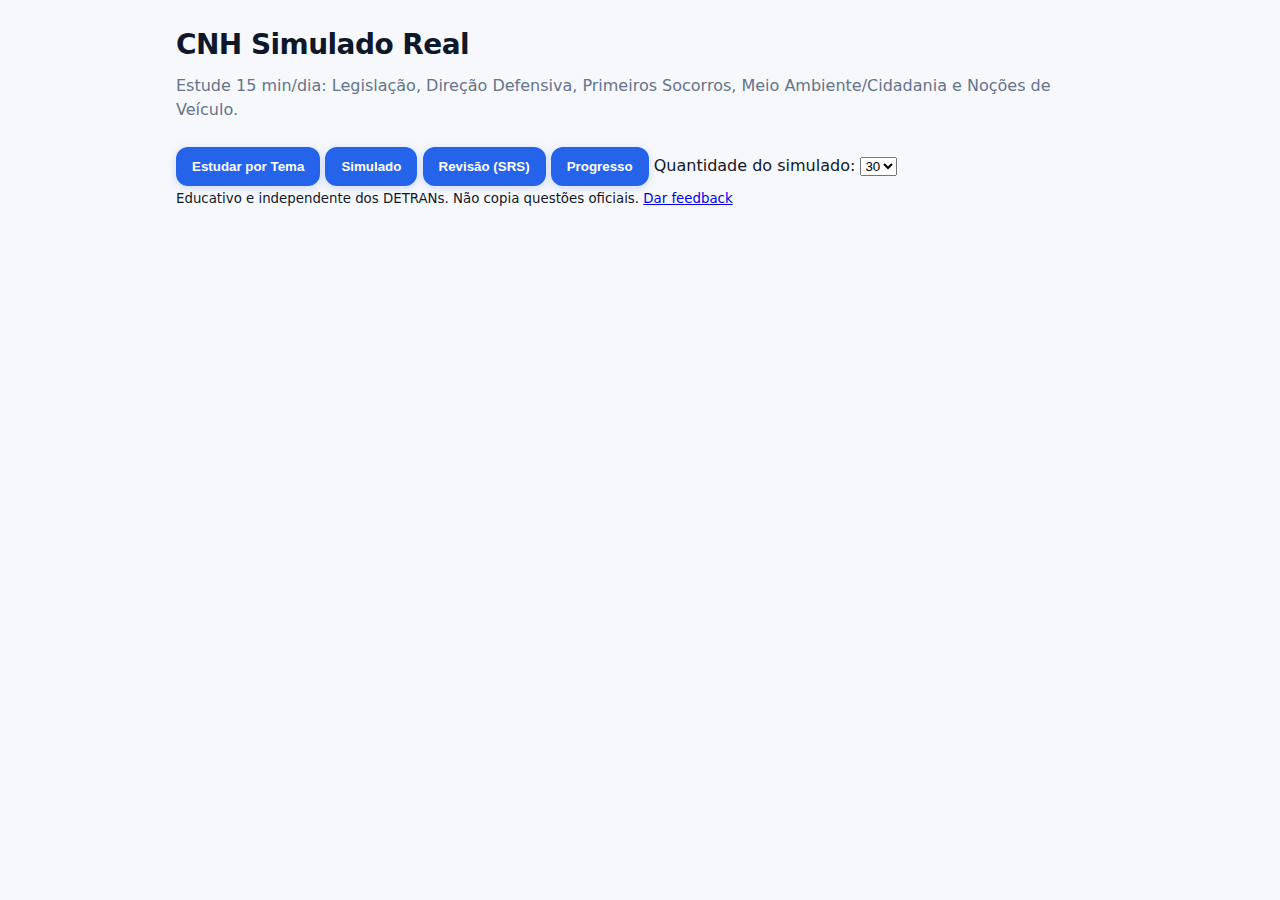
<file: index.html>
<!DOCTYPE html>
<html lang="pt-BR">
<head>
  <meta charset="UTF-8" />
  <meta name="viewport" content="width=device-width, initial-scale=1.0" />
  <title>CNH Simulado Real — MVP</title>
  <link rel="manifest" href="manifest.json">
  <link rel="stylesheet" href="styles.css" />
</head>
<body>
  <header>
    <h1>CNH Simulado Real</h1>
    <p class="subtitle">Estude 15 min/dia: Legislação, Direção Defensiva, Primeiros Socorros, Meio Ambiente/Cidadania e Noções de Veículo.</p>
  </header>

  <main>
    <section id="menu">
      <button id="btn-study">Estudar por Tema</button>
      <button id="btn-quiz">Simulado</button>
      <button id="btn-srs">Revisão (SRS)</button>
      <button id="btn-stats">Progresso</button>

      <!-- Seletor de quantidade do simulado -->
      <label class="badge" style="margin-top:8px; display:inline-block;">
        Quantidade do simulado:
        <select id="quizLen">
          <option>10</option>
          <option>20</option>
          <option selected>30</option>
          <option>40</option>
          <option>60</option>
        </select>
      </label>
    </section>

    <section id="config" class="hidden">
      <h2>Escolha o tema</h2>
      <div id="themes"></div>
      <button id="back1" class="secondary">Voltar</button>
    </section>

    <section id="quiz" class="hidden">
      <div id="qmeta"></div>
      <!-- Temporizador da prova -->
      <div id="timer" class="badge"></div>
      <div id="qarea"></div>
      <div id="nav">
        <button id="prev" class="secondary">Anterior</button>
        <button id="showAnswer" class="secondary">Mostrar resposta</button>
        <button id="next">Próxima</button>
      </div>
    </section>

    <section id="results" class="hidden">
  <h2>Resultados</h2>
  <div id="summary"></div>
  <button id="again">Fazer de novo</button>
  <button id="downloadCsv" class="secondary">Baixar CSV</button>
  <button id="back2" class="secondary">Voltar ao menu</button>
</section>


    <section id="stats" class="hidden">
      <h2>Seu progresso</h2>
      <ul id="statsList"></ul>
      <button id="back3" class="secondary">Voltar</button>
    </section>
  </main>

  <footer>
   <small>
  Educativo e independente dos DETRANs. Não copia questões oficiais.
  <a href="SUA_URL_DO_FORMS" target="_blank" rel="noopener">Dar feedback</a>
</small>

  <script src="app.js"></script>
</body>
</html>
</file>
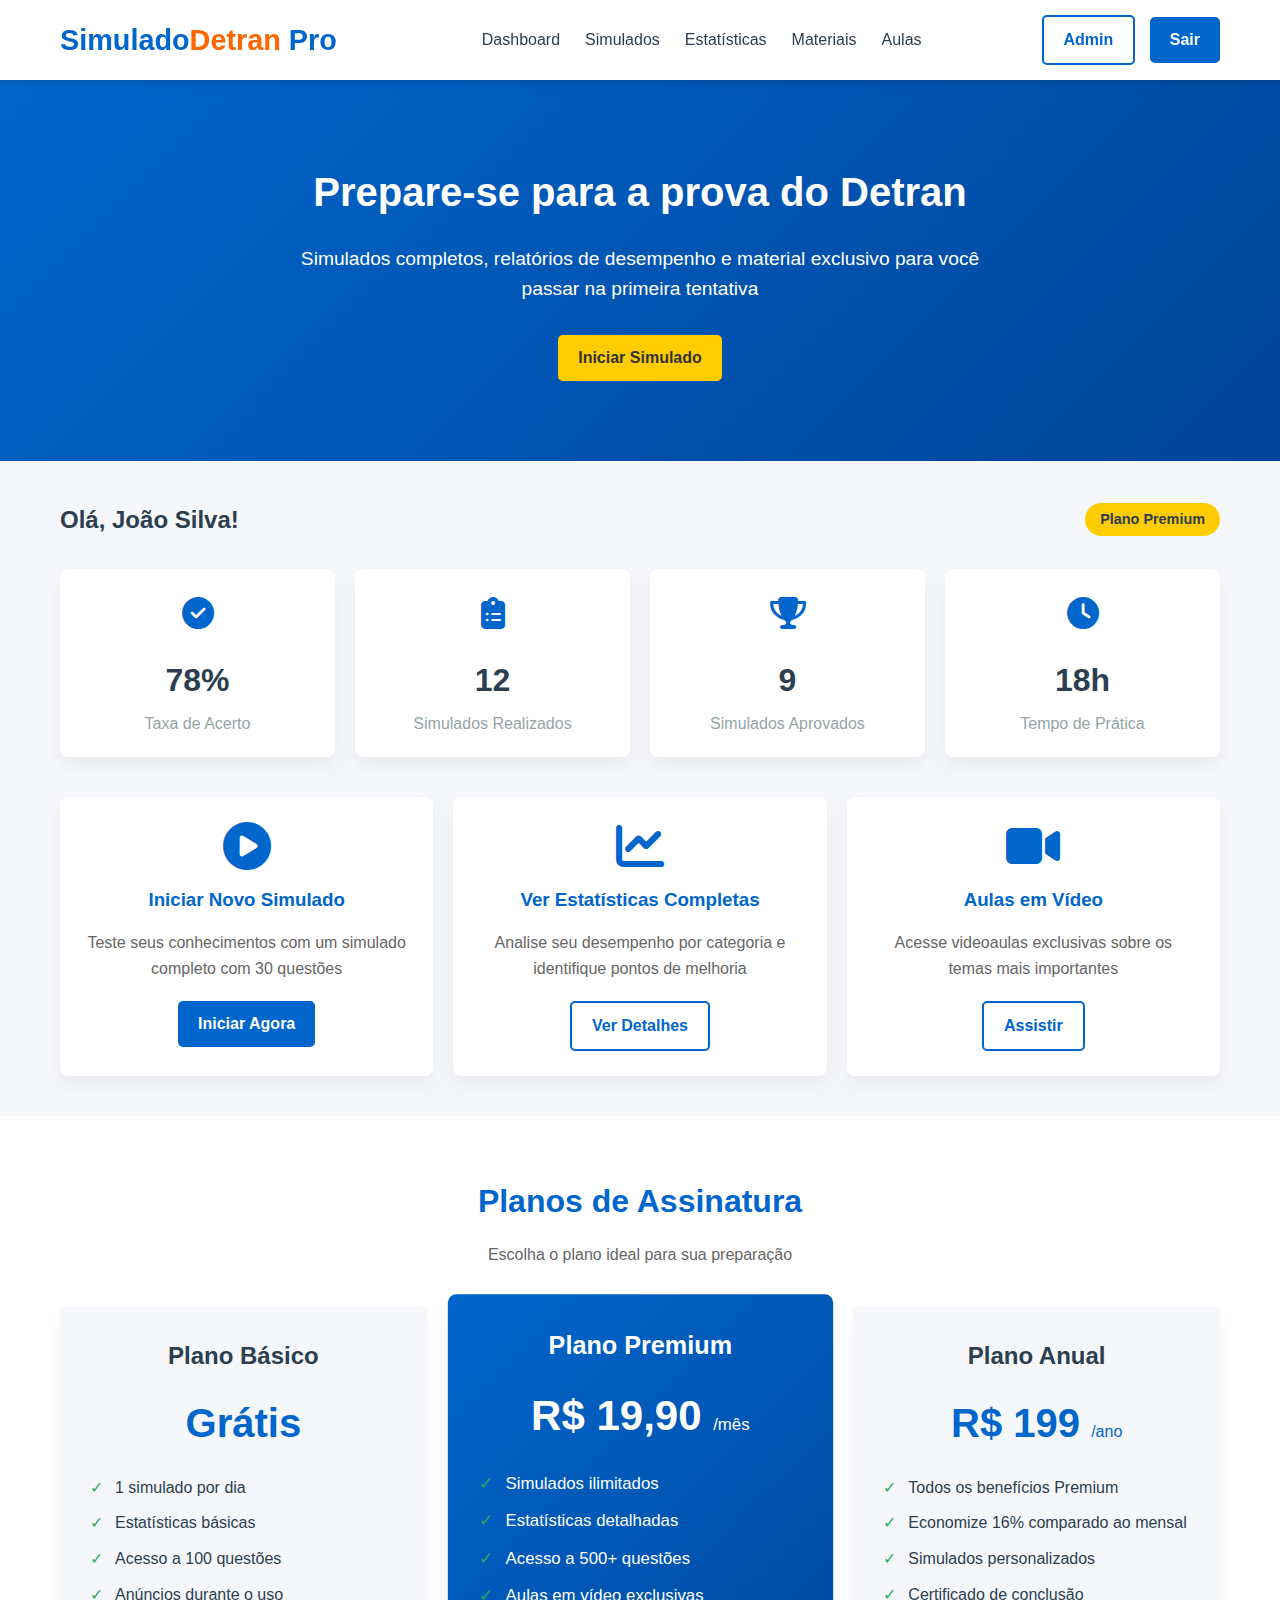
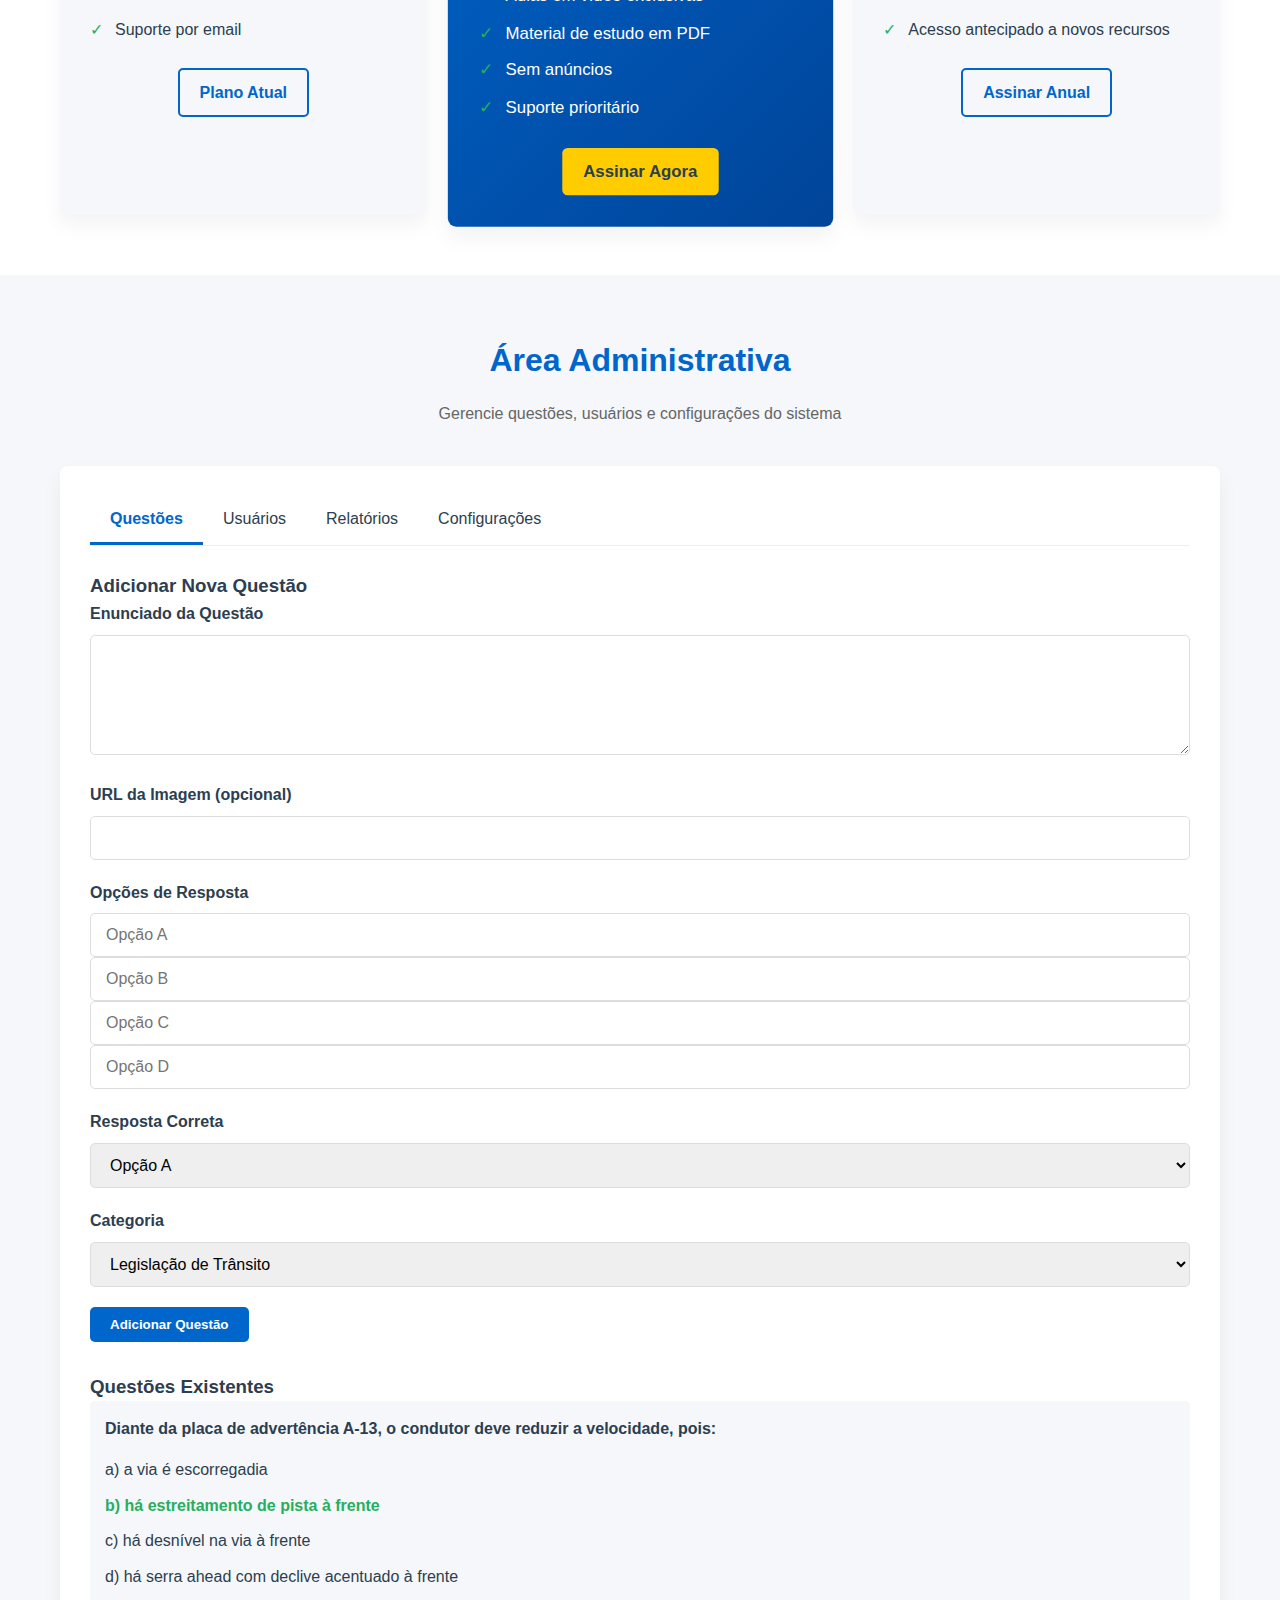
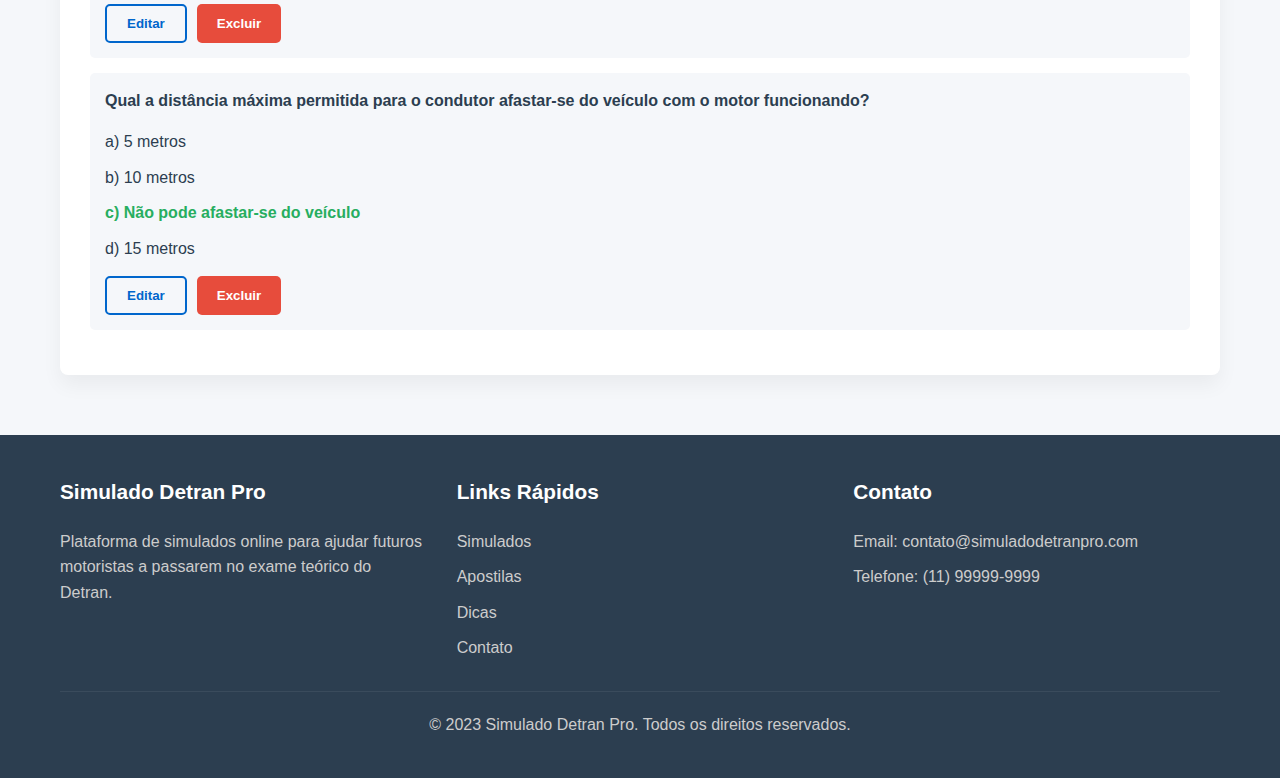
<file: app.html>
<!DOCTYPE html>
<html lang="pt-BR">
<head>
    <meta charset="UTF-8">
    <meta name="viewport" content="width=device-width, initial-scale=1.0">
    <title>SimuladoDetran Pro - Prepare-se para o exame do Detran</title>
    <link rel="stylesheet" href="https://cdnjs.cloudflare.com/ajax/libs/font-awesome/6.4.0/css/all.min.css">
    <style>
        :root {
            --primary-color: #0066cc;
            --secondary-color: #ffcc00;
            --accent-color: #ff6600;
            --dark-color: #2c3e50;
            --light-bg: #f5f7fa;
            --white: #ffffff;
            --success-color: #27ae60;
            --danger-color: #e74c3c;
            --gray: #95a5a6;
            --shadow: 0 4px 6px rgba(0, 0, 0, 0.1);
            --card-shadow: 0 10px 20px rgba(0, 0, 0, 0.05);
        }
        
        * {
            margin: 0;
            padding: 0;
            box-sizing: border-box;
            font-family: 'Segoe UI', Tahoma, Geneva, Verdana, sans-serif;
        }
        
        body {
            background-color: var(--light-bg);
            color: var(--dark-color);
            line-height: 1.6;
        }
        
        .container {
            width: 100%;
            max-width: 1200px;
            margin: 0 auto;
            padding: 0 20px;
        }
        
        /* Header Styles */
        header {
            background-color: var(--white);
            box-shadow: var(--shadow);
            position: sticky;
            top: 0;
            z-index: 100;
        }
        
        .header-content {
            display: flex;
            justify-content: space-between;
            align-items: center;
            padding: 15px 0;
        }
        
        .logo {
            display: flex;
            align-items: center;
        }
        
        .logo h1 {
            font-size: 1.8rem;
            color: var(--primary-color);
        }
        
        .logo span {
            color: var(--accent-color);
        }
        
        nav ul {
            display: flex;
            list-style: none;
        }
        
        nav ul li {
            margin-left: 25px;
        }
        
        nav ul li a {
            text-decoration: none;
            color: var(--dark-color);
            font-weight: 500;
            transition: color 0.3s;
        }
        
        nav ul li a:hover {
            color: var(--primary-color);
        }
        
        .btn {
            display: inline-block;
            background-color: var(--primary-color);
            color: white;
            padding: 10px 20px;
            border-radius: 5px;
            text-decoration: none;
            font-weight: 600;
            transition: all 0.3s;
            border: none;
            cursor: pointer;
        }
        
        .btn:hover {
            background-color: #0055aa;
            transform: translateY(-2px);
        }
        
        .btn-secondary {
            background-color: var(--secondary-color);
            color: #333;
        }
        
        .btn-secondary:hover {
            background-color: #e6b800;
        }
        
        .btn-outline {
            background-color: transparent;
            border: 2px solid var(--primary-color);
            color: var(--primary-color);
        }
        
        .btn-outline:hover {
            background-color: var(--primary-color);
            color: white;
        }
        
        /* Hero Section */
        .hero {
            background: linear-gradient(135deg, var(--primary-color), #004499);
            color: white;
            padding: 80px 0;
            text-align: center;
        }
        
        .hero h2 {
            font-size: 2.5rem;
            margin-bottom: 20px;
        }
        
        .hero p {
            font-size: 1.2rem;
            max-width: 700px;
            margin: 0 auto 30px;
        }
        
        /* Dashboard Section */
        .dashboard {
            padding: 40px 0;
        }
        
        .dashboard-header {
            display: flex;
            justify-content: space-between;
            align-items: center;
            margin-bottom: 30px;
        }
        
        .welcome-user {
            font-size: 1.5rem;
            color: var(--dark-color);
        }
        
        .user-plan {
            background-color: var(--secondary-color);
            color: var(--dark-color);
            padding: 5px 15px;
            border-radius: 20px;
            font-weight: 600;
            font-size: 0.9rem;
        }
        
        .stats-grid {
            display: grid;
            grid-template-columns: repeat(auto-fit, minmax(250px, 1fr));
            gap: 20px;
            margin-bottom: 40px;
        }
        
        .stat-card {
            background-color: var(--white);
            border-radius: 8px;
            padding: 20px;
            box-shadow: var(--card-shadow);
            text-align: center;
        }
        
        .stat-icon {
            font-size: 2rem;
            color: var(--primary-color);
            margin-bottom: 15px;
        }
        
        .stat-value {
            font-size: 2rem;
            font-weight: 700;
            margin-bottom: 5px;
        }
        
        .stat-label {
            color: var(--gray);
            font-weight: 500;
        }
        
        .actions-grid {
            display: grid;
            grid-template-columns: repeat(auto-fit, minmax(300px, 1fr));
            gap: 20px;
        }
        
        .action-card {
            background-color: var(--white);
            border-radius: 8px;
            padding: 25px;
            box-shadow: var(--card-shadow);
            text-align: center;
            transition: transform 0.3s;
        }
        
        .action-card:hover {
            transform: translateY(-5px);
        }
        
        .action-card i {
            font-size: 3rem;
            color: var(--primary-color);
            margin-bottom: 15px;
        }
        
        .action-card h3 {
            margin-bottom: 15px;
            color: var(--primary-color);
        }
        
        .action-card p {
            margin-bottom: 20px;
            color: #666;
        }
        
        /* Pricing Section */
        .pricing {
            background-color: var(--white);
            padding: 60px 0;
        }
        
        .section-title {
            text-align: center;
            margin-bottom: 40px;
        }
        
        .section-title h2 {
            font-size: 2rem;
            color: var(--primary-color);
            margin-bottom: 15px;
        }
        
        .section-title p {
            color: #666;
            max-width: 700px;
            margin: 0 auto;
        }
        
        .pricing-grid {
            display: grid;
            grid-template-columns: repeat(auto-fit, minmax(300px, 1fr));
            gap: 30px;
        }
        
        .pricing-card {
            background-color: var(--light-bg);
            border-radius: 8px;
            padding: 30px;
            box-shadow: var(--card-shadow);
            text-align: center;
            position: relative;
            transition: transform 0.3s;
        }
        
        .pricing-card.featured {
            background: linear-gradient(135deg, var(--primary-color), #004499);
            color: white;
            transform: scale(1.05);
        }
        
        .pricing-card.featured .btn {
            background-color: var(--secondary-color);
            color: var(--dark-color);
        }
        
        .pricing-card.featured .price {
            color: white;
        }
        
        .pricing-card:hover {
            transform: translateY(-5px);
        }
        
        .pricing-card h3 {
            font-size: 1.5rem;
            margin-bottom: 15px;
        }
        
        .price {
            font-size: 2.5rem;
            font-weight: 700;
            color: var(--primary-color);
            margin-bottom: 20px;
        }
        
        .price span {
            font-size: 1rem;
            font-weight: 400;
        }
        
        .pricing-features {
            list-style: none;
            margin-bottom: 25px;
            text-align: left;
        }
        
        .pricing-features li {
            margin-bottom: 10px;
            padding-left: 25px;
            position: relative;
        }
        
        .pricing-features li:before {
            content: "✓";
            color: var(--success-color);
            position: absolute;
            left: 0;
        }
        
        /* Admin Section */
        .admin {
            padding: 60px 0;
            background-color: var(--light-bg);
        }
        
        .admin-panel {
            background-color: var(--white);
            border-radius: 8px;
            padding: 30px;
            box-shadow: var(--card-shadow);
        }
        
        .admin-tabs {
            display: flex;
            border-bottom: 1px solid #eee;
            margin-bottom: 25px;
        }
        
        .admin-tab {
            padding: 10px 20px;
            cursor: pointer;
            border-bottom: 3px solid transparent;
        }
        
        .admin-tab.active {
            border-bottom: 3px solid var(--primary-color);
            color: var(--primary-color);
            font-weight: 600;
        }
        
        .admin-content {
            display: none;
        }
        
        .admin-content.active {
            display: block;
        }
        
        .question-form {
            margin-bottom: 30px;
        }
        
        .form-group {
            margin-bottom: 20px;
        }
        
        .form-group label {
            display: block;
            margin-bottom: 8px;
            font-weight: 600;
        }
        
        .form-control {
            width: 100%;
            padding: 12px 15px;
            border: 1px solid #ddd;
            border-radius: 5px;
            font-size: 1rem;
        }
        
        textarea.form-control {
            min-height: 120px;
            resize: vertical;
        }
        
        .question-list {
            margin-top: 30px;
        }
        
        .question-item {
            background-color: var(--light-bg);
            border-radius: 5px;
            padding: 15px;
            margin-bottom: 15px;
        }
        
        .question-item h4 {
            margin-bottom: 10px;
        }
        
        .question-options {
            list-style: none;
        }
        
        .question-options li {
            padding: 5px 0;
        }
        
        .question-options li.correct {
            color: var(--success-color);
            font-weight: 600;
        }
        
        .question-actions {
            margin-top: 10px;
            display: flex;
            gap: 10px;
        }
        
        /* Footer */
        footer {
            background-color: var(--dark-color);
            color: white;
            padding: 40px 0;
        }
        
        .footer-content {
            display: grid;
            grid-template-columns: repeat(auto-fit, minmax(250px, 1fr));
            gap: 30px;
        }
        
        .footer-section h3 {
            margin-bottom: 20px;
            font-size: 1.3rem;
        }
        
        .footer-section p, .footer-section a {
            color: #ccc;
            margin-bottom: 10px;
            display: block;
            text-decoration: none;
        }
        
        .footer-section a:hover {
            color: white;
        }
        
        .copyright {
            text-align: center;
            padding-top: 20px;
            margin-top: 20px;
            border-top: 1px solid #3a4b5c;
            color: #ccc;
        }
        
        /* Responsive */
        @media (max-width: 768px) {
            .header-content {
                flex-direction: column;
                text-align: center;
            }
            
            nav ul {
                margin-top: 15px;
                justify-content: center;
                flex-wrap: wrap;
            }
            
            nav ul li {
                margin: 5px 10px;
            }
            
            .hero h2 {
                font-size: 2rem;
            }
            
            .hero p {
                font-size: 1rem;
            }
            
            .dashboard-header {
                flex-direction: column;
                gap: 15px;
                text-align: center;
            }
            
            .pricing-card.featured {
                transform: scale(1);
            }
        }
    </style>
</head>
<body>
    <!-- Header -->
    <header>
        <div class="container">
            <div class="header-content">
                <div class="logo">
                    <h1>Simulado<span>Detran</span> Pro</h1>
                </div>
                <nav>
                    <ul>
                        <li><a href="#" class="active">Dashboard</a></li>
                        <li><a href="#">Simulados</a></li>
                        <li><a href="#">Estatísticas</a></li>
                        <li><a href="#">Materiais</a></li>
                        <li><a href="#">Aulas</a></li>
                    </ul>
                </nav>
                <div>
                    <a href="#" class="btn btn-outline" style="margin-right: 10px;">Admin</a>
                    <a href="#" class="btn">Sair</a>
                </div>
            </div>
        </div>
    </header>

    <!-- Hero Section -->
    <section class="hero">
        <div class="container">
            <h2>Prepare-se para a prova do Detran</h2>
            <p>Simulados completos, relatórios de desempenho e material exclusivo para você passar na primeira tentativa</p>
            <a href="#simulator" class="btn btn-secondary">Iniciar Simulado</a>
        </div>
    </section>

    <!-- Dashboard Section -->
    <section class="dashboard">
        <div class="container">
            <div class="dashboard-header">
                <h2 class="welcome-user">Olá, João Silva!</h2>
                <div class="user-plan">Plano Premium</div>
            </div>
            
            <div class="stats-grid">
                <div class="stat-card">
                    <div class="stat-icon">
                        <i class="fas fa-check-circle"></i>
                    </div>
                    <div class="stat-value">78%</div>
                    <div class="stat-label">Taxa de Acerto</div>
                </div>
                
                <div class="stat-card">
                    <div class="stat-icon">
                        <i class="fas fa-clipboard-list"></i>
                    </div>
                    <div class="stat-value">12</div>
                    <div class="stat-label">Simulados Realizados</div>
                </div>
                
                <div class="stat-card">
                    <div class="stat-icon">
                        <i class="fas fa-trophy"></i>
                    </div>
                    <div class="stat-value">9</div>
                    <div class="stat-label">Simulados Aprovados</div>
                </div>
                
                <div class="stat-card">
                    <div class="stat-icon">
                        <i class="fas fa-clock"></i>
                    </div>
                    <div class="stat-value">18h</div>
                    <div class="stat-label">Tempo de Prática</div>
                </div>
            </div>
            
            <div class="actions-grid">
                <div class="action-card">
                    <i class="fas fa-play-circle"></i>
                    <h3>Iniciar Novo Simulado</h3>
                    <p>Teste seus conhecimentos com um simulado completo com 30 questões</p>
                    <a href="#" class="btn">Iniciar Agora</a>
                </div>
                
                <div class="action-card">
                    <i class="fas fa-chart-line"></i>
                    <h3>Ver Estatísticas Completas</h3>
                    <p>Analise seu desempenho por categoria e identifique pontos de melhoria</p>
                    <a href="#" class="btn btn-outline">Ver Detalhes</a>
                </div>
                
                <div class="action-card">
                    <i class="fas fa-video"></i>
                    <h3>Aulas em Vídeo</h3>
                    <p>Acesse videoaulas exclusivas sobre os temas mais importantes</p>
                    <a href="#" class="btn btn-outline">Assistir</a>
                </div>
            </div>
        </div>
    </section>

    <!-- Pricing Section -->
    <section class="pricing">
        <div class="container">
            <div class="section-title">
                <h2>Planos de Assinatura</h2>
                <p>Escolha o plano ideal para sua preparação</p>
            </div>
            
            <div class="pricing-grid">
                <div class="pricing-card">
                    <h3>Plano Básico</h3>
                    <div class="price">Grátis</div>
                    <ul class="pricing-features">
                        <li>1 simulado por dia</li>
                        <li>Estatísticas básicas</li>
                        <li>Acesso a 100 questões</li>
                        <li>Anúncios durante o uso</li>
                        <li>Suporte por email</li>
                    </ul>
                    <a href="#" class="btn btn-outline">Plano Atual</a>
                </div>
                
                <div class="pricing-card featured">
                    <h3>Plano Premium</h3>
                    <div class="price">R$ 19,90 <span>/mês</span></div>
                    <ul class="pricing-features">
                        <li>Simulados ilimitados</li>
                        <li>Estatísticas detalhadas</li>
                        <li>Acesso a 500+ questões</li>
                        <li>Aulas em vídeo exclusivas</li>
                        <li>Material de estudo em PDF</li>
                        <li>Sem anúncios</li>
                        <li>Suporte prioritário</li>
                    </ul>
                    <a href="#" class="btn">Assinar Agora</a>
                </div>
                
                <div class="pricing-card">
                    <h3>Plano Anual</h3>
                    <div class="price">R$ 199 <span>/ano</span></div>
                    <ul class="pricing-features">
                        <li>Todos os benefícios Premium</li>
                        <li>Economize 16% comparado ao mensal</li>
                        <li>Simulados personalizados</li>
                        <li>Certificado de conclusão</li>
                        <li>Acesso antecipado a novos recursos</li>
                    </ul>
                    <a href="#" class="btn btn-outline">Assinar Anual</a>
                </div>
            </div>
        </div>
    </section>

    <!-- Admin Section -->
    <section class="admin">
        <div class="container">
            <div class="section-title">
                <h2>Área Administrativa</h2>
                <p>Gerencie questões, usuários e configurações do sistema</p>
            </div>
            
            <div class="admin-panel">
                <div class="admin-tabs">
                    <div class="admin-tab active" data-tab="questions">Questões</div>
                    <div class="admin-tab" data-tab="users">Usuários</div>
                    <div class="admin-tab" data-tab="reports">Relatórios</div>
                    <div class="admin-tab" data-tab="settings">Configurações</div>
                </div>
                
                <div class="admin-content active" id="questions-content">
                    <div class="question-form">
                        <h3>Adicionar Nova Questão</h3>
                        <form id="addQuestionForm">
                            <div class="form-group">
                                <label for="questionText">Enunciado da Questão</label>
                                <textarea class="form-control" id="questionText" rows="3" required></textarea>
                            </div>
                            
                            <div class="form-group">
                                <label for="questionImage">URL da Imagem (opcional)</label>
                                <input type="text" class="form-control" id="questionImage">
                            </div>
                            
                            <div class="form-group">
                                <label>Opções de Resposta</label>
                                <input type="text" class="form-control" placeholder="Opção A" required>
                                <input type="text" class="form-control" placeholder="Opção B" required>
                                <input type="text" class="form-control" placeholder="Opção C" required>
                                <input type="text" class="form-control" placeholder="Opção D" required>
                            </div>
                            
                            <div class="form-group">
                                <label for="correctAnswer">Resposta Correta</label>
                                <select class="form-control" id="correctAnswer" required>
                                    <option value="0">Opção A</option>
                                    <option value="1">Opção B</option>
                                    <option value="2">Opção C</option>
                                    <option value="3">Opção D</option>
                                </select>
                            </div>
                            
                            <div class="form-group">
                                <label for="questionCategory">Categoria</label>
                                <select class="form-control" id="questionCategory" required>
                                    <option value="legislacao">Legislação de Trânsito</option>
                                    <option value="sinais">Sinais de Trânsito</option>
                                    <option value="direcao">Direção Defensiva</option>
                                    <option value="primeiros-socorros">Primeiros Socorros</option>
                                    <option value="meio-ambiente">Meio Ambiente</option>
                                    <option value="mecanica">Mecânica Básica</option>
                                </select>
                            </div>
                            
                            <button type="submit" class="btn">Adicionar Questão</button>
                        </form>
                    </div>
                    
                    <div class="question-list">
                        <h3>Questões Existentes</h3>
                        
                        <div class="question-item">
                            <h4>Diante da placa de advertência A-13, o condutor deve reduzir a velocidade, pois:</h4>
                            <ul class="question-options">
                                <li>a) a via é escorregadia</li>
                                <li class="correct">b) há estreitamento de pista à frente</li>
                                <li>c) há desnível na via à frente</li>
                                <li>d) há serra ahead com declive acentuado à frente</li>
                            </ul>
                            <div class="question-actions">
                                <button class="btn btn-outline">Editar</button>
                                <button class="btn" style="background-color: var(--danger-color);">Excluir</button>
                            </div>
                        </div>
                        
                        <div class="question-item">
                            <h4>Qual a distância máxima permitida para o condutor afastar-se do veículo com o motor funcionando?</h4>
                            <ul class="question-options">
                                <li>a) 5 metros</li>
                                <li>b) 10 metros</li>
                                <li class="correct">c) Não pode afastar-se do veículo</li>
                                <li>d) 15 metros</li>
                            </ul>
                            <div class="question-actions">
                                <button class="btn btn-outline">Editar</button>
                                <button class="btn" style="background-color: var(--danger-color);">Excluir</button>
                            </div>
                        </div>
                    </div>
                </div>
                
                <div class="admin-content" id="users-content">
                    <h3>Gerenciamento de Usuários</h3>
                    <p>Funcionalidade em desenvolvimento. Em breve você poderá gerenciar todos os usuários do sistema.</p>
                </div>
                
                <div class="admin-content" id="reports-content">
                    <h3>Relatórios do Sistema</h3>
                    <p>Funcionalidade em desenvolvimento. Em breve você terá acesso a relatórios detalhados de uso.</p>
                </div>
                
                <div class="admin-content" id="settings-content">
                    <h3>Configurações do Sistema</h3>
                    <p>Funcionalidade em desenvolvimento. Em breve você poderá configurar todas as opções do sistema.</p>
                </div>
            </div>
        </div>
    </section>

    <!-- Footer -->
    <footer>
        <div class="container">
            <div class="footer-content">
                <div class="footer-section">
                    <h3>Simulado Detran Pro</h3>
                    <p>Plataforma de simulados online para ajudar futuros motoristas a passarem no exame teórico do Detran.</p>
                </div>
                <div class="footer-section">
                    <h3>Links Rápidos</h3>
                    <a href="#">Simulados</a>
                    <a href="#">Apostilas</a>
                    <a href="#">Dicas</a>
                    <a href="#">Contato</a>
                </div>
                <div class="footer-section">
                    <h3>Contato</h3>
                    <p>Email: contato@simuladodetranpro.com</p>
                    <p>Telefone: (11) 99999-9999</p>
                </div>
            </div>
            <div class="copyright">
                <p>&copy; 2023 Simulado Detran Pro. Todos os direitos reservados.</p>
            </div>
        </div>
    </footer>

    <script>
        // Controle das abas administrativas
        document.querySelectorAll('.admin-tab').forEach(tab => {
            tab.addEventListener('click', () => {
                // Remove a classe active de todas as abas
                document.querySelectorAll('.admin-tab').forEach(t => {
                    t.classList.remove('active');
                });
                
                // Adiciona a classe active apenas na aba clicada
                tab.classList.add('active');
                
                // Oculta todo o conteúdo
                document.querySelectorAll('.admin-content').forEach(content => {
                    content.classList.remove('active');
                });
                
                // Exibe o conteúdo correspondente à aba clicada
                const tabId = tab.getAttribute('data-tab');
                document.getElementById(`${tabId}-content`).classList.add('active');
            });
        });
        
        // Simulação de envio do formulário de questão
        document.getElementById('addQuestionForm').addEventListener('submit', function(e) {
            e.preventDefault();
            alert('Questão adicionada com sucesso! Em um sistema real, isso seria salvo no banco de dados.');
            this.reset();
        });
        
        // Simulação de dados do usuário (em um sistema real, viria do backend)
        const userData = {
            name: "João Silva",
            plan: "premium",
            stats: {
                accuracy: 78,
                testsCompleted: 12,
                testsPassed: 9,
                practiceTime: 18
            }
        };
        
        // Atualiza a interface com os dados do usuário
        document.querySelector('.welcome-user').textContent = `Olá, ${userData.name}!`;
        document.querySelector('.user-plan').textContent = `Plano ${userData.plan === 'premium' ? 'Premium' : 'Básico'}`;
        
        document.querySelectorAll('.stat-value')[0].textContent = `${userData.stats.accuracy}%`;
        document.querySelectorAll('.stat-value')[1].textContent = userData.stats.testsCompleted;
        document.querySelectorAll('.stat-value')[2].textContent = userData.stats.testsPassed;
        document.querySelectorAll('.stat-value')[3].textContent = `${userData.stats.practiceTime}h`;
    </script>
</body>
</html>
</file>
<file: styles.css>
/* ============ Tema por variáveis (Claro ↔ Escuro) ============ */
:root{
  --bg: #f7f8fb;
  --text: #0f172a;
  --muted: #64748b;
  --card: #ffffff;
  --border: #e2e8f0;
  --accent: #2563eb; /* cor principal */
}

/* Quando usuário escolhe Escuro */
html[data-theme="dark"]{
  --bg: #0b1220;
  --text: #e5e7eb;
  --muted: #98a2b3;
  --card: #0f172a;
  --border: #1f2937;
  --accent: #60a5fa; /* opcional: azul mais claro no dark */
}

/* ============ Reset/estrutura ============ */
*{ box-sizing: border-box; }
html,body{ height:100%; }
body{
  margin:0;
  font-family: system-ui, -apple-system, Segoe UI, Roboto, Ubuntu, Cantarell, "Helvetica Neue", Arial;
  background: var(--bg);
  color: var(--text);
  line-height: 1.5;
}
.hidden{ display: none !important; }

header, main, footer{ max-width: 960px; margin: 0 auto; padding: 0 16px; }
header{ padding: 24px 16px 8px; }
h1{ margin: 0 0 8px; font-size: 28px; letter-spacing: -0.02em; }
.subtitle{ margin: 0; color: var(--muted); }

/* ============ Botões ============ */
button{
  appearance: none; border: none; outline: none;
  background: var(--accent); color:#fff;
  padding: 12px 16px; border-radius: 12px; font-weight: 700;
  cursor: pointer; transition: transform .05s ease, box-shadow .15s ease, background .2s;
  box-shadow: 0 2px 10px rgba(37,99,235,.20);
}
button:hover{ transform: translateY(-1px); }
button.secondary{ background: transparent; color: var(--accent); border: 2px solid var(--accent); box-shadow:none; }
#menu{ margin-top: 16px; }
#menu b
</file>
